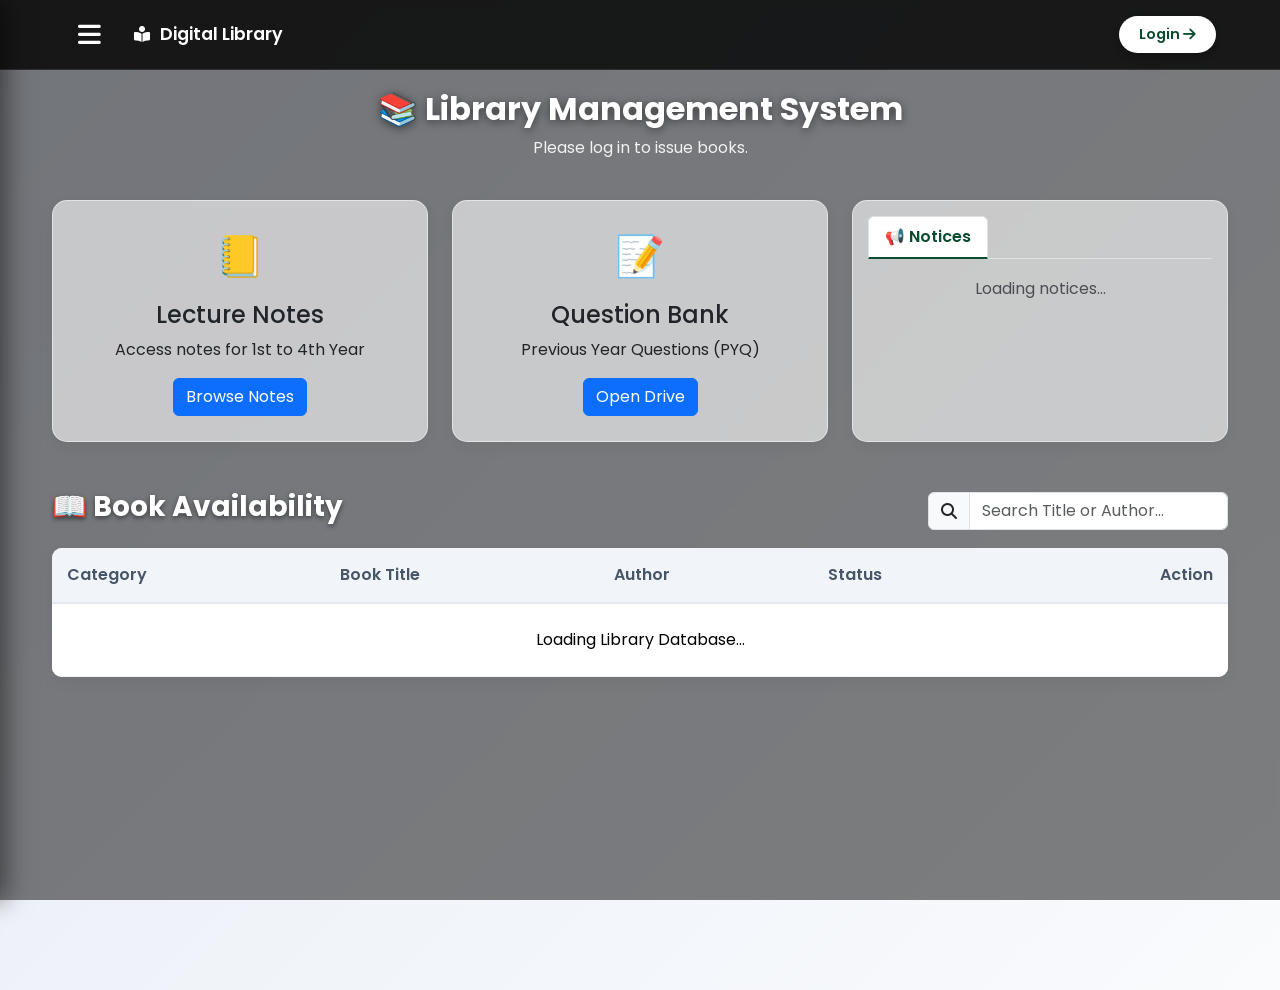
<file: library.html>
<!DOCTYPE html>
<html lang="en">
<head>
<meta charset="UTF-8">
<title>Digital Library | KKCEM</title>
<meta name="viewport" content="width=device-width, initial-scale=1">

<link href="https://fonts.googleapis.com/css2?family=Poppins:wght@300;400;500;600;700&display=swap" rel="stylesheet">
<link rel="stylesheet" href="https://cdnjs.cloudflare.com/ajax/libs/font-awesome/6.4.0/css/all.min.css"/>
<link href="https://cdn.jsdelivr.net/npm/bootstrap@5.3.2/dist/css/bootstrap.min.css" rel="stylesheet">
<link rel="stylesheet" href="css/main.css">
<link rel="stylesheet" href="css/navbar.css">

<style>
/* Library Specific Styles */
body { background: linear-gradient(135deg,#e6ebf5,#f9fbfd); }
.library-container { margin-top: 90px; padding-bottom: 60px; max-width: 1200px; }

/* Status Badges */
.badge-available { background-color: #e8f5e9; color: #2e7d32; border: 1px solid #c8e6c9; padding: 5px 10px; border-radius: 15px; font-size: 0.8rem; }
.badge-issued { background-color: #ffebee; color: #c62828; border: 1px solid #ffcdd2; padding: 5px 10px; border-radius: 15px; font-size: 0.8rem; }

/* Action Buttons */
.btn-issue { background-color: var(--primary-green); color: white; border: none; border-radius: 5px; padding: 5px 15px; font-size: 0.85rem; }
.btn-return { background-color: #fbc02d; color: #333; border: none; border-radius: 5px; padding: 5px 15px; font-size: 0.85rem; font-weight: 600; }
.btn-issue:hover { background-color: #063c23; color: white; }

/* Tabs for Notice Board */
.nav-tabs .nav-link { color: #555; font-weight: 600; }
.nav-tabs .nav-link.active { color: var(--primary-green); border-bottom: 2px solid var(--primary-green); }
.notice-scroll { max-height: 250px; overflow-y: auto; padding: 10px; }

/* Notice Card */
.lib-notice { background: white; border-left: 4px solid var(--accent-gold); padding: 10px; margin-bottom: 10px; border-radius: 5px; box-shadow: 0 2px 5px rgba(0,0,0,0.05); font-size: 0.9rem; }
.lib-log { background: #fff3e0; border-left: 4px solid #ef6c00; padding: 10px; margin-bottom: 10px; border-radius: 5px; font-size: 0.85rem; }

/* Card Styles */
.lib-card { background: rgba(255,255,255,0.6); backdrop-filter: blur(10px); border: 1px solid rgba(255,255,255,0.5); border-radius: 15px; text-align: center; padding: 25px; height: 100%; transition: 0.3s; box-shadow: 0 5px 15px rgba(0,0,0,0.05); }
.lib-card:hover { transform: translateY(-5px); box-shadow: 0 15px 30px rgba(0,0,0,0.1); }
.lib-icon { font-size: 2.5rem; margin-bottom: 15px; }

/* Table */
.book-table { background: white; border-radius: 10px; overflow: hidden; box-shadow: 0 5px 15px rgba(0,0,0,0.05); }
.book-table th { background: #f1f5f9; color: #475569; font-weight: 600; padding: 15px; border-bottom: 2px solid #e2e8f0; }
.book-table td { padding: 15px; vertical-align: middle; border-bottom: 1px solid #f1f5f9; }
</style>
</head>
<body>

    <video autoplay loop muted playsinline class="back-video"><source src="assets/images/background.mp4" type="video/mp4"></video>
    <div class="video_overlay"></div>

    <header class="top_header">
        <div class="header_left">
            <div class="menu_toggle_btn" onclick="toggleSidebar()"><i class="fa-solid fa-bars"></i></div>
            <div style="display: flex; align-items: center; gap: 10px;">
                <i class="fa-solid fa-book-reader" style="color:white;"></i>
                <div class="portal_title">Digital Library</div>
            </div>
        </div>
        <div class="header_right">
            <a href="login.html" class="nav_login_btn">Login <i class="fa-solid fa-arrow-right"></i></a>
        </div>
    </header>

    <div class="sidebar_overlay" id="sidebarOverlay" onclick="closeSidebar()"></div>
    <div class="sidebar" id="sidebar">
        <div class="sidebar_header"><h3>KKCEM Portal</h3><div class="menu_toggle_btn" onclick="closeSidebar()"><i class="fa-solid fa-times"></i></div></div>
        <ul class="menu_list">
            <li><a href="index.html"><i class="fa-solid fa-house"></i> Home</a></li>
            <li>
                <a href="#" onclick="toggleSubMenu('aboutSub')"><i class="fa-solid fa-landmark"></i> About <i class="fa-solid fa-chevron-down"></i></a>
                <ul class="sub_menu show" id="aboutSub">
                    <li><a href="pages/about/academics.html">Academics</a></li>
                    <li><a href="pages/about/admissions.html">Admissions</a></li>
                    <li><a href="pages/about/placements.html">Placements</a></li>
                    <li><a href="library.html" class="active" style="color:var(--accent-gold);">Library</a></li>
                </ul>
            </li>
            <li><a href="pages/announcements.html"><i class="fa-solid fa-bullhorn"></i> Announcements</a></li>
            <li><a href="pages/about/contact.html"><i class="fa-solid fa-phone"></i> Contact</a></li>
            <li><a href="https://jutranchi.ac.in/?page_id=1113" target="_blank"><i class="fa-solid fa-university"></i> JUT Notices</a></li>
            <li><a href="pages/scholarship.html"><i class="fa-solid fa-hand-holding-dollar"></i> Scholarships</a></li>
            <li><a href="#" onclick="openSettings()"><i class="fa-solid fa-gear"></i> Settings</a></li>
        </ul>
    </div>

    <div class="container library-container">
        
        <div class="row mb-4">
            <div class="col-12 text-center text-white">
                <h2 style="font-weight: 700; text-shadow: 0 2px 10px rgba(0,0,0,0.5);">📚 Library Management System</h2>
                <p id="welcomeMsg" style="opacity: 0.9;">Please log in to issue books.</p>
                <div id="adminControls" style="display:none;">
                    <button id="seedBtn" class="btn btn-sm btn-warning mt-2" onclick="seedDatabase()">⚠️ Initialize DB</button>
                    <button class="btn btn-sm btn-success mt-2" data-bs-toggle="modal" data-bs-target="#addBookModal"><i class="fa-solid fa-plus"></i> Add New Book</button>
                    <button class="btn btn-sm btn-info mt-2" data-bs-toggle="modal" data-bs-target="#noticeModal"><i class="fa-solid fa-bullhorn"></i> Post Notice</button>
                </div>
            </div>
        </div>

        <div class="row g-4 mb-5">
            <div class="col-md-4">
                <div class="lib-card">
                    <div class="lib-icon">📒</div>
                    <h4>Lecture Notes</h4>
                    <p>Access notes for 1st to 4th Year</p>
                    <button class="btn btn-primary" onclick="openNotesModal()">Browse Notes</button>
                </div>
            </div>

            <div class="col-md-4">
                <div class="lib-card">
                    <div class="lib-icon">📝</div>
                    <h4>Question Bank</h4>
                    <p>Previous Year Questions (PYQ)</p>
                    <a href="https://drive.google.com/drive/folders/1NbHjEUgSQPXuiQzWvv4GOBK3ZcRWD_Iy" target="_blank" class="btn btn-primary">Open Drive</a>
                </div>
            </div>

            <div class="col-md-4">
                <div class="lib-card" style="text-align: left; padding: 15px;">
                    <ul class="nav nav-tabs" id="libTabs" role="tablist">
                        <li class="nav-item" role="presentation">
                            <button class="nav-link active" id="notice-tab" data-bs-toggle="tab" data-bs-target="#notices" type="button">📢 Notices</button>
                        </li>
                        <li class="nav-item" role="presentation">
                            <button class="nav-link" id="log-tab" data-bs-toggle="tab" data-bs-target="#logs" type="button" style="display:none;">📜 Logs</button>
                        </li>
                    </ul>
                    
                    <div class="tab-content mt-2">
                        <div class="tab-pane fade show active notice-scroll" id="notices">
                            <p class="text-muted text-center">Loading notices...</p>
                        </div>
                        <div class="tab-pane fade notice-scroll" id="logs">
                            <p class="text-muted text-center">Access Restricted.</p>
                        </div>
                    </div>
                </div>
            </div>
        </div>

        <div class="row">
            <div class="col-12">
                <div class="d-flex justify-content-between align-items-center mb-3">
                    <h3 class="text-white fw-bold" style="text-shadow: 0 2px 5px rgba(0,0,0,0.5);">📖 Book Availability</h3>
                    <div class="input-group" style="width: 300px;">
                        <span class="input-group-text"><i class="fa-solid fa-search"></i></span>
                        <input type="text" id="bookSearch" class="form-control" placeholder="Search Title or Author..." onkeyup="filterBooks()">
                    </div>
                </div>

                <div class="book-table">
                    <table class="table mb-0">
                        <thead>
                            <tr>
                                <th>Category</th>
                                <th>Book Title</th>
                                <th>Author</th>
                                <th>Status</th>
                                <th class="text-end">Action</th>
                            </tr>
                        </thead>
                        <tbody id="bookTableBody">
                            <tr><td colspan="5" class="text-center p-4">Loading Library Database...</td></tr>
                        </tbody>
                    </table>
                </div>
            </div>
        </div>
    </div>

    <div class="modal fade" id="notesModal" tabindex="-1">
        <div class="modal-dialog modal-dialog-centered">
            <div class="modal-content">
                <div class="modal-header"><h5 class="modal-title">Select Academic Year</h5><button type="button" class="btn-close" data-bs-dismiss="modal"></button></div>
                <div class="modal-body d-grid gap-3 p-4">
                    <a href="https://drive.google.com/drive/folders/1NXcgAfivADQTrZ8RJBoqLsChl3k-wLEE" target="_blank" class="btn btn-outline-primary btn-lg text-start">1st Year Notes</a>
                    <a href="https://drive.google.com/drive/folders/1b523Wrn0aw-0C38Rhx246tKAwZUL0jbX" target="_blank" class="btn btn-outline-primary btn-lg text-start">2nd Year Notes</a>
                    <a href="https://drive.google.com/drive/folders/1N_Mo1AoK5q6C0T8lZgEdKYdDGU-pD10R" target="_blank" class="btn btn-outline-primary btn-lg text-start">3rd Year Notes</a>
                    <a href="https://drive.google.com/drive/folders/1N_eI7Udp8D_3m37XSbvkrhkV_79_AePp" target="_blank" class="btn btn-outline-primary btn-lg text-start">4th Year Notes</a>
                </div>
            </div>
        </div>
    </div>

    <div class="modal fade" id="addBookModal" tabindex="-1">
        <div class="modal-dialog">
            <div class="modal-content">
                <div class="modal-header"><h5 class="modal-title">Add New Book</h5><button type="button" class="btn-close" data-bs-dismiss="modal"></button></div>
                <div class="modal-body">
                    <form id="addBookForm">
                        <div class="mb-3">
                            <label>Book Title</label>
                            <input type="text" id="newBookTitle" class="form-control" required>
                        </div>
                        <div class="mb-3">
                            <label>Author Name</label>
                            <input type="text" id="newBookAuthor" class="form-control" required>
                        </div>
                        <div class="mb-3">
                            <label>Category</label>
                            <select id="newBookCat" class="form-select">
                                <option value="CSE">CSE</option>
                                <option value="EE">EE</option>
                                <option value="ME">ME</option>
                                <option value="CE">CE</option>
                                <option value="Common">Common</option>
                            </select>
                        </div>
                        <button type="submit" class="btn btn-success w-100">Add to Library</button>
                    </form>
                </div>
            </div>
        </div>
    </div>

    <div class="modal fade" id="noticeModal" tabindex="-1">
        <div class="modal-dialog">
            <div class="modal-content">
                <div class="modal-header"><h5 class="modal-title">Post Library Notice</h5><button type="button" class="btn-close" data-bs-dismiss="modal"></button></div>
                <div class="modal-body">
                    <form id="addNoticeForm">
                        <div class="mb-3">
                            <label>Notice Message</label>
                            <textarea id="newNoticeText" class="form-control" rows="3" required placeholder="e.g. Library closed tomorrow"></textarea>
                        </div>
                        <button type="submit" class="btn btn-primary w-100">Post Public Notice</button>
                    </form>
                </div>
            </div>
        </div>
    </div>

    <script src="https://cdn.jsdelivr.net/npm/bootstrap@5.3.2/dist/js/bootstrap.bundle.min.js"></script>
    <script src="js/navbar.js"></script>
    <script type="module" src="js/library.js"></script>

</body>
</html>
</file>
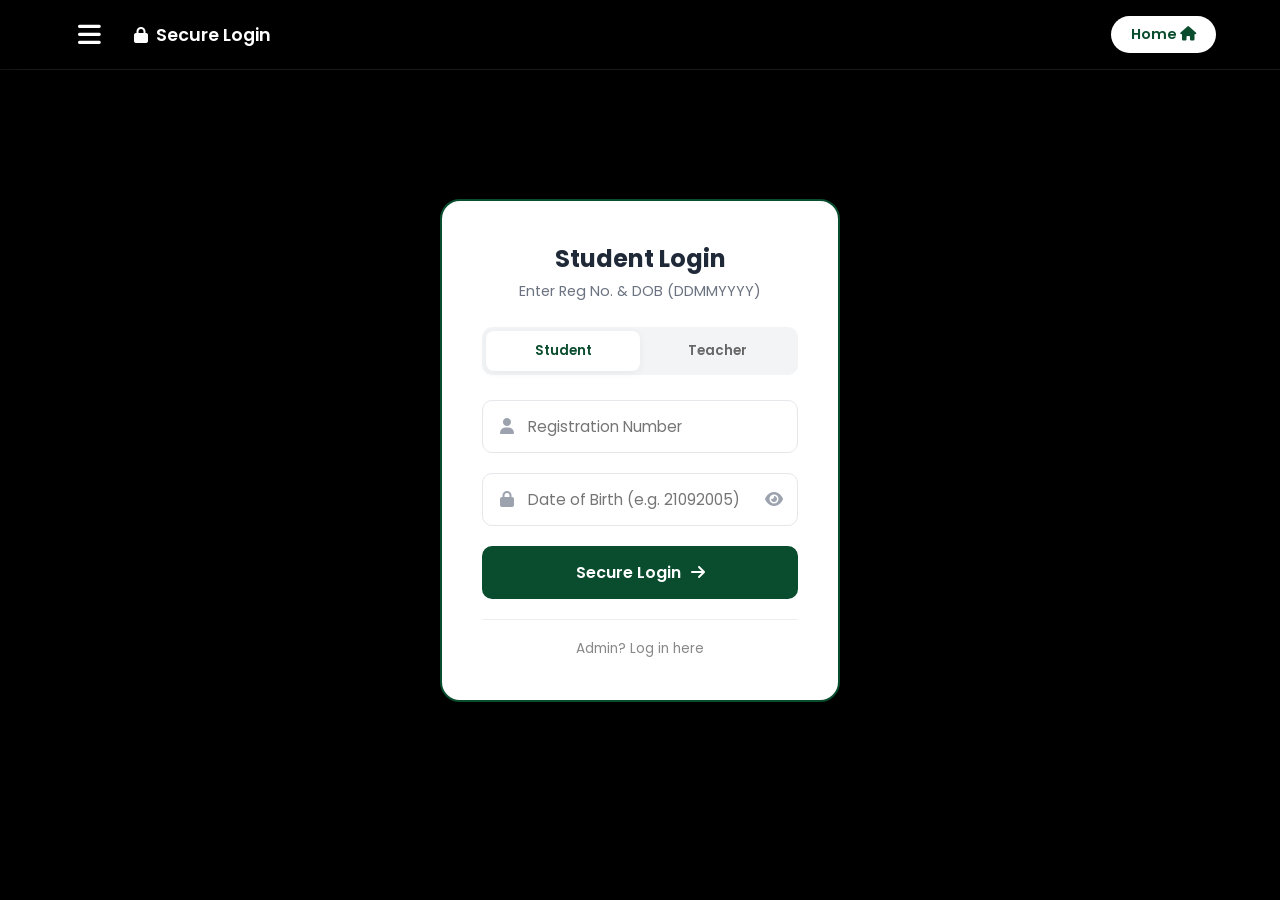
<file: login.html>
<!DOCTYPE html>
<html lang="en">
<head>
    <meta charset="UTF-8">
    <meta name="viewport" content="width=device-width, initial-scale=1.0">
    <title>Login | KKCEM Portal !</title>
    
    <link href="https://fonts.googleapis.com/css2?family=Poppins:wght@300;400;500;600;700&display=swap" rel="stylesheet">
    <link rel="stylesheet" href="https://cdnjs.cloudflare.com/ajax/libs/font-awesome/6.4.0/css/all.min.css"/>

    <link rel="stylesheet" href="css/main.css">
    <link rel="stylesheet" href="css/navbar.css">
    <link rel="stylesheet" href="css/login.css">
</head>
<body>

    <video autoplay loop muted playsinline class="back-video">
        <source src="assets/images/background.mp4" type="video/mp4">
    </video>
    <div class="video_overlay"></div>

    <header class="top_header">
        <div class="header_left">
            <div class="menu_toggle_btn" onclick="toggleSidebar()">
                <i class="fa-solid fa-bars"></i>
            </div>
            <div style="display: flex; align-items: center; gap: 8px;">
                <i class="fa-solid fa-lock" style="color: white;"></i>
                <div class="portal_title">Secure Login</div>
            </div>
        </div>
        <div class="header_right">
            <a href="index.html" class="nav_login_btn">
                Home <i class="fa-solid fa-house"></i>
            </a>
        </div>
    </header>

    <div class="sidebar_overlay" id="sidebarOverlay" onclick="closeSidebar()"></div>
    <div class="sidebar" id="sidebar">
        <div class="sidebar_header">
            <h3>KKCEM Portal</h3>
            <div class="menu_toggle_btn" onclick="closeSidebar()">
                <i class="fa-solid fa-times"></i>
            </div>
        </div>
        <ul class="menu_list">
            <li><a href="index.html"><i class="fa-solid fa-house"></i> Home</a></li>
            
            <li>
                <a href="#" onclick="toggleSubMenu('aboutSub')"><i class="fa-solid fa-landmark"></i> About <i class="fa-solid fa-chevron-down"></i></a>
                <ul class="sub_menu" id="aboutSub">
                    <li><a href="pages/about/academics.html">Academics</a></li>
                    <li><a href="pages/about/admissions.html">Admissions</a></li>
                    <li><a href="pages/about/placements.html">Placements</a></li>
                </ul>
            </li>

            <li><a href="pages/announcements.html"><i class="fa-solid fa-bullhorn"></i> Announcements</a></li>
            <li><a href="pages/about/contact.html"><i class="fa-solid fa-phone"></i> Contact</a></li>
            <li><a href="https://jutranchi.ac.in/?page_id=1113" target="_blank"><i class="fa-solid fa-university"></i> JUT Notices</a></li>
            <li><a href="pages/scholarship.html"><i class="fa-solid fa-hand-holding-dollar"></i> Scholarships</a></li>
            
            <li><a href="#" onclick="openSettings()"><i class="fa-solid fa-gear"></i> Settings</a></li>
        </ul>
    </div>

    <div class="login_card">
        
        <div class="login_header">
            <h2 id="loginTitle">Student Login</h2>
            <p id="loginSubText">Enter Reg No. & DOB (DDMMYYYY)</p>
        </div>

        <div class="login_tabs" id="standardTabs">
            <button class="tab_btn active" id="tabStudent" onclick="switchTab('student')">Student</button>
            <button class="tab_btn" id="tabTeacher" onclick="switchTab('teacher')">Teacher</button>
        </div>

        <form id="loginForm">
            <div class="form_group">
                <i class="fa-solid fa-user"></i>
                <input type="text" id="usernameInput" placeholder="Registration Number" required>
            </div>
            
            <div class="form_group">
                <i class="fa-solid fa-lock"></i>
                <input type="password" id="passwordInput" placeholder="Date of Birth (e.g. 21092005)" required>
                <i class="fa-solid fa-eye" id="togglePassword" title="Show/Hide Password"></i>
            </div>

            <button type="submit" class="submit_btn">
                Secure Login <i class="fa-solid fa-arrow-right"></i>
            </button>
        </form>

        <div class="admin_link_wrapper">
            <a href="#" id="adminToggleBtn" class="admin_link_text">Admin? Log in here</a>
        </div>

    </div>

    <script src="js/navbar.js"></script>
    <script src="js/login.js"></script>

</body>
</html>
</file>
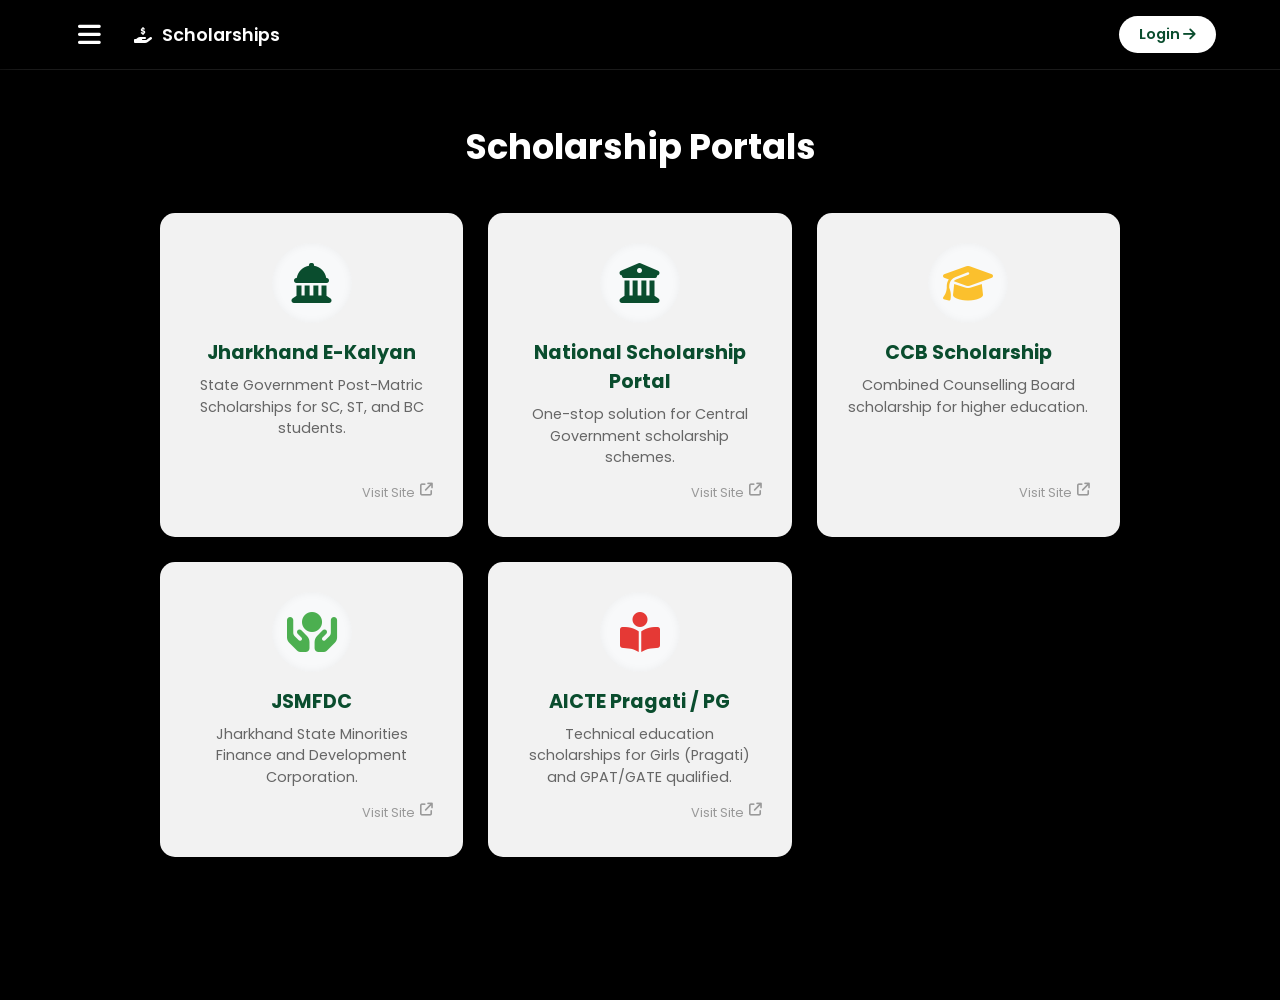
<file: pages/scholarship.html>
<!DOCTYPE html>
<html lang="en">
<head>
    <meta charset="UTF-8">
    <meta name="viewport" content="width=device-width, initial-scale=1.0">
    <title>Scholarships | KKCEM</title>
    
    <link href="https://fonts.googleapis.com/css2?family=Poppins:wght@300;400;500;600;700&display=swap" rel="stylesheet">
    <link rel="stylesheet" href="https://cdnjs.cloudflare.com/ajax/libs/font-awesome/6.4.0/css/all.min.css"/>
    
    <link rel="stylesheet" href="../css/main.css">
    <link rel="stylesheet" href="../css/navbar.css">
    
    <style>
        .page_content { max-width: 1000px; margin: 100px auto; padding: 20px; }
        
        .page_title {
            color: white;
            text-align: center;
            font-size: 2.2rem;
            margin-bottom: 40px;
            text-shadow: 0 4px 10px rgba(0,0,0,0.5);
            font-weight: 700;
        }

        .grid_container { 
            display: grid; 
            grid-template-columns: repeat(auto-fit, minmax(280px, 1fr)); 
            gap: 25px; 
        }

        .scholar_card { 
            background: rgba(255, 255, 255, 0.95); 
            padding: 30px; 
            border-radius: 15px; 
            text-align: center; 
            box-shadow: 0 10px 25px rgba(0,0,0,0.1); 
            transition: 0.3s; 
            text-decoration: none; 
            color: #333; 
            display: flex;
            flex-direction: column;
            align-items: center;
            backdrop-filter: blur(5px);
            animation: fadeInUp 0.5s ease forwards;
            border-bottom: 5px solid transparent;
        }
        
        .scholar_card:hover { 
            transform: translateY(-8px); 
            box-shadow: 0 15px 35px rgba(0,0,0,0.2); 
            border-bottom-color: var(--primary-green);
        }

        .icon_box {
            width: 80px; 
            height: 80px; 
            background: #f8f9fa;
            border-radius: 50%;
            display: flex;
            align-items: center;
            justify-content: center;
            margin-bottom: 15px;
            font-size: 2.5rem;
            color: var(--primary-green);
            box-shadow: inset 0 0 10px rgba(0,0,0,0.05);
        }

        .scholar_card h3 { 
            color: var(--primary-green); 
            font-size: 1.2rem; 
            margin-bottom: 8px; 
        }
        
        .scholar_card p { 
            font-size: 0.9rem; 
            color: #666; 
            line-height: 1.5; 
        }

        .external_icon {
            margin-top: auto;
            padding-top: 15px;
            font-size: 0.8rem;
            color: #999;
            width: 100%;
            display: flex;
            justify-content: flex-end;
            gap: 5px;
        }
    </style>
</head>
<body>

    <video autoplay loop muted playsinline class="back-video">
        <source src="../assets/images/background.mp4" type="video/mp4">
    </video>
    <div class="video_overlay"></div>

    <header class="top_header">
        <div class="header_left">
            <div class="menu_toggle_btn" onclick="toggleSidebar()">
                <i class="fa-solid fa-bars"></i>
            </div>
            <div style="display: flex; align-items: center; gap: 10px;">
                <i class="fa-solid fa-hand-holding-dollar" style="color:white;"></i>
                <div class="portal_title">Scholarships</div>
            </div>
        </div>
        <div class="header_right">
            <a href="../login.html" class="nav_login_btn">
                Login <i class="fa-solid fa-arrow-right"></i>
            </a>
        </div>
    </header>

    <div class="sidebar_overlay" id="sidebarOverlay" onclick="closeSidebar()"></div>
    <div class="sidebar" id="sidebar">
        <div class="sidebar_header">
            <h3>KKCEM Portal</h3>
            <div class="menu_toggle_btn" onclick="closeSidebar()">
                <i class="fa-solid fa-times"></i>
            </div>
        </div>
        <ul class="menu_list">
            <li><a href="../index.html"><i class="fa-solid fa-house"></i> Home</a></li>
            
            <li>
                <a href="#" onclick="toggleSubMenu('aboutSub')"><i class="fa-solid fa-landmark"></i> About <i class="fa-solid fa-chevron-down"></i></a>
                <ul class="sub_menu" id="aboutSub">
                    <li><a href="about/academics.html">Academics</a></li>
                    <li><a href="about/admissions.html">Admissions</a></li>
                    <li><a href="about/placements.html">Placements</a></li>

<li><a href="../library.html">Library</a></li> 


                </ul>
            </li>

            <li><a href="announcements.html"><i class="fa-solid fa-bullhorn"></i> Announcements</a></li>
            <li><a href="about/contact.html"><i class="fa-solid fa-phone"></i> Contact</a></li>
            <li><a href="https://jutranchi.ac.in/?page_id=1113" target="_blank"><i class="fa-solid fa-university"></i> JUT Notices</a></li>
            <li><a href="scholarship.html" class="active"><i class="fa-solid fa-hand-holding-dollar"></i> Scholarships</a></li>
            
            <li><a href="#" onclick="openSettings()"><i class="fa-solid fa-gear"></i> Settings</a></li>
        </ul>
    </div>

    <div class="page_content">
        <h1 class="page_title">Scholarship Portals</h1>
        
        <div class="grid_container">
            
            <a href="https://ekalyan.cgg.gov.in/" target="_blank" class="scholar_card">
                <div class="icon_box"><i class="fa-solid fa-landmark-dome"></i></div>
                <h3>Jharkhand E-Kalyan</h3>
                <p>State Government Post-Matric Scholarships for SC, ST, and BC students.</p>
                <div class="external_icon">Visit Site <i class="fa-solid fa-arrow-up-right-from-square"></i></div>
            </a>

            <a href="https://scholarships.gov.in/" target="_blank" class="scholar_card">
                <div class="icon_box"><i class="fa-solid fa-building-columns"></i></div>
                <h3>National Scholarship Portal</h3>
                <p>One-stop solution for Central Government scholarship schemes.</p>
                <div class="external_icon">Visit Site <i class="fa-solid fa-arrow-up-right-from-square"></i></div>
            </a>

            <a href="http://www.ccbnic.in/" target="_blank" class="scholar_card">
                <div class="icon_box" style="color: #fbc02d;"><i class="fa-solid fa-graduation-cap"></i></div>
                <h3>CCB Scholarship</h3>
                <p>Combined Counselling Board scholarship for higher education.</p>
                <div class="external_icon">Visit Site <i class="fa-solid fa-arrow-up-right-from-square"></i></div>
            </a>

            <a href="http://jsmfdc.org/" target="_blank" class="scholar_card">
                <div class="icon_box" style="color: #4caf50;"><i class="fa-solid fa-hands-holding-circle"></i></div>
                <h3>JSMFDC</h3>
                <p>Jharkhand State Minorities Finance and Development Corporation.</p>
                <div class="external_icon">Visit Site <i class="fa-solid fa-arrow-up-right-from-square"></i></div>
            </a>

            <a href="https://www.aicte-india.org/schemes/students-development-schemes" target="_blank" class="scholar_card">
                <div class="icon_box" style="color: #e53935;"><i class="fa-solid fa-book-open-reader"></i></div>
                <h3>AICTE Pragati / PG</h3>
                <p>Technical education scholarships for Girls (Pragati) and GPAT/GATE qualified.</p>
                <div class="external_icon">Visit Site <i class="fa-solid fa-arrow-up-right-from-square"></i></div>
            </a>

        </div>
    </div>

    <script src="../js/navbar.js"></script>
    <script>
        function openSettings() {
            const isLoggedIn = sessionStorage.getItem("isLoggedIn");
            const modal = document.createElement('div');
            modal.style.cssText = "position:fixed; bottom:0; left:0; width:100%; background:white; padding:30px; border-radius:20px 20px 0 0; box-shadow:0 -5px 20px rgba(0,0,0,0.3); z-index:5000; animation: fadeInUp 0.3s forwards;";
            
            let content = `<h3>Settings</h3><hr style='margin:10px 0; border:0; border-top:1px solid #eee;'>`;
            content += `<div style='padding:10px 0; display:flex; justify-content:space-between;'><span>App Version</span><span style='color:#aaa;'>v1.0.0</span></div>`;
            content += `<div style='padding:10px 0; display:flex; justify-content:space-between;'><span>Dark Mode</span><span style='color:#aaa;'>Coming Soon</span></div>`;
            
            if(isLoggedIn) {
                content += `<button onclick="sessionStorage.clear(); window.location.href='../index.html';" style='width:100%; padding:15px; background:#ffebee; color:#d32f2f; border:none; border-radius:10px; margin-top:15px; font-weight:bold;'><i class="fa-solid fa-power-off"></i> Logout</button>`;
            }
            
            content += `<button onclick="this.parentElement.remove()" style='margin-top:10px; width:100%; padding:10px; border:none; background:#f5f5f5; border-radius:10px;'>Close</button>`;
            
            modal.innerHTML = content;
            document.body.appendChild(modal);
        }
    </script>
</body>
</html>
</file>
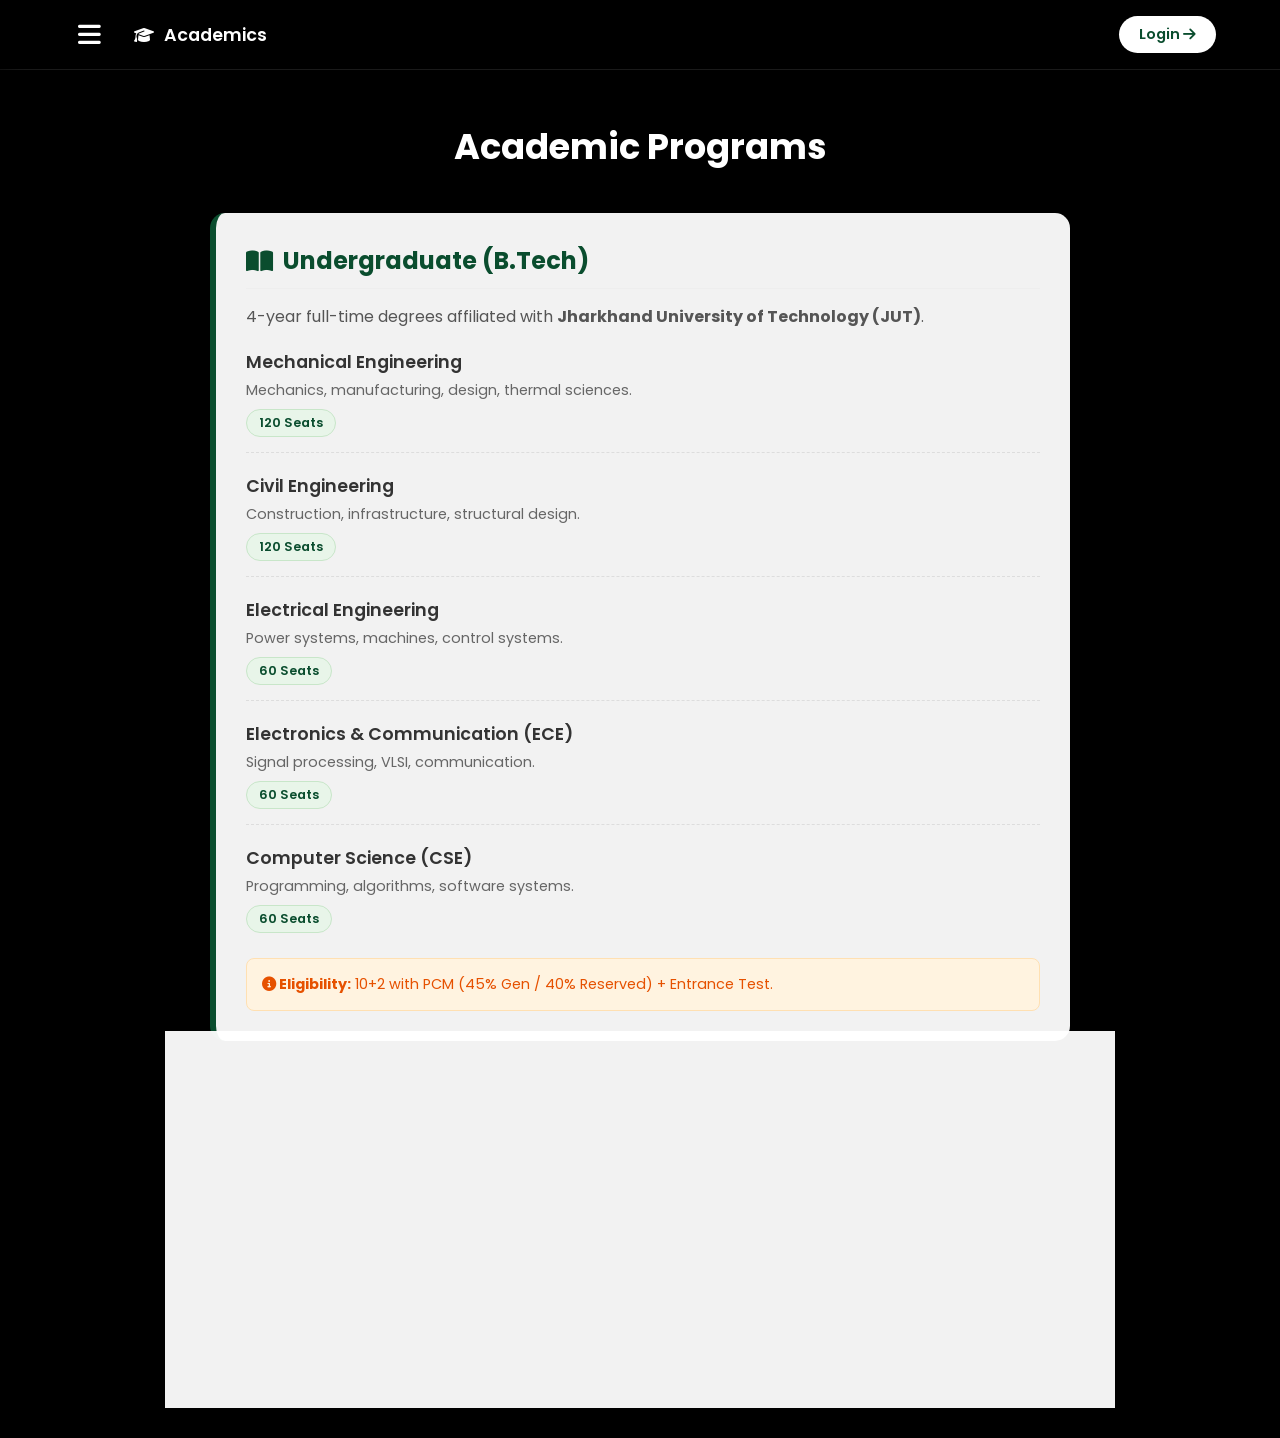
<file: pages/about/academics.html>
<!DOCTYPE html>
<html lang="en">
<head>
    <meta charset="UTF-8">
    <meta name="viewport" content="width=device-width, initial-scale=1.0">
    <title>Academics | KKCEM</title>
    <link href="https://fonts.googleapis.com/css2?family=Poppins:wght@300;400;500;600;700&display=swap" rel="stylesheet">
    <link rel="stylesheet" href="https://cdnjs.cloudflare.com/ajax/libs/font-awesome/6.4.0/css/all.min.css"/>
    <link rel="stylesheet" href="../../css/main.css">
    <link rel="stylesheet" href="../../css/navbar.css">
    <style>
        .page_content { max-width: 900px; margin: 100px auto 40px auto; padding: 20px; }
        .page_title { color: white; text-align: center; font-size: 2.2rem; margin-bottom: 40px; text-shadow: 0 4px 10px rgba(0,0,0,0.5); font-weight: 700; }
        .dept_card { background: rgba(255, 255, 255, 0.95); padding: 30px; border-radius: 15px; margin-bottom: 25px; box-shadow: 0 10px 30px rgba(0,0,0,0.2); border-left: 6px solid var(--primary-green); backdrop-filter: blur(5px); animation: fadeInUp 0.5s ease forwards; }
        .dept_card h2 { color: var(--primary-green); font-size: 1.5rem; margin-bottom: 15px; display: flex; align-items: center; gap: 10px; border-bottom: 1px solid #eee; padding-bottom: 10px; }
        .dept_list { list-style: none; padding: 0; }
        .dept_list li { margin-bottom: 20px; padding-bottom: 15px; border-bottom: 1px dashed #ddd; }
        .dept_list li:last-child { border-bottom: none; margin-bottom: 0; }
        .dept_name { font-size: 1.1rem; font-weight: 600; color: #333; display: block; margin-bottom: 5px; }
        .dept_desc { font-size: 0.9rem; color: #666; margin-bottom: 8px; display: block; }
        .seats_badge { background: #e8f5e9; color: var(--primary-green); padding: 4px 12px; border-radius: 20px; font-weight: 600; font-size: 0.8rem; display: inline-block; border: 1px solid #c8e6c9; }
        .eligibility_box { background: #fff3e0; padding: 15px; border-radius: 8px; font-size: 0.9rem; color: #e65100; border: 1px solid #ffe0b2; margin-top: 10px; }
    </style>
</head>
<body>
    <video autoplay loop muted playsinline class="back-video"><source src="../../assets/images/background.mp4" type="video/mp4"></video>
    <div class="video_overlay"></div>

    <header class="top_header">
        <div class="header_left">
            <div class="menu_toggle_btn" onclick="toggleSidebar()"><i class="fa-solid fa-bars"></i></div>
            <div style="display: flex; align-items: center; gap: 10px;"><i class="fa-solid fa-graduation-cap" style="color:white;"></i><div class="portal_title">Academics</div></div>
        </div>
        <div class="header_right"><a href="../../login.html" class="nav_login_btn">Login <i class="fa-solid fa-arrow-right"></i></a></div>
    </header>

    <div class="sidebar_overlay" id="sidebarOverlay" onclick="closeSidebar()"></div>
    <div class="sidebar" id="sidebar">
        <div class="sidebar_header"><h3>KKCEM Portal</h3><div class="menu_toggle_btn" onclick="closeSidebar()"><i class="fa-solid fa-times"></i></div></div>
        <ul class="menu_list">
            <li><a href="../../index.html"><i class="fa-solid fa-house"></i> Home</a></li>
            <li><a href="#" onclick="toggleSubMenu('aboutSub')"><i class="fa-solid fa-landmark"></i> About <i class="fa-solid fa-chevron-down"></i></a>
                <ul class="sub_menu show" id="aboutSub">
                    <li><a href="academics.html" class="active" style="color:var(--accent-gold);">Academics</a></li>
                    <li><a href="admissions.html">Admissions</a></li>
                    <li><a href="placements.html">Placements</a></li>


<li><a href="../../library.html">Library</a></li> 

                </ul>
            </li>
            <li><a href="../../pages/announcements.html"><i class="fa-solid fa-bullhorn"></i> Announcements</a></li>
            <li><a href="contact.html"><i class="fa-solid fa-phone"></i> Contact</a></li>
            <li><a href="https://jutranchi.ac.in/?page_id=1113" target="_blank"><i class="fa-solid fa-university"></i> JUT Notices</a></li>
            <li><a href="../../pages/scholarship.html"><i class="fa-solid fa-hand-holding-dollar"></i> Scholarships</a></li>
            <li><a href="#" onclick="openSettings()"><i class="fa-solid fa-gear"></i> Settings</a></li>
        </ul>
    </div>

    <div class="page_content">
        <h1 class="page_title">Academic Programs</h1>
        <div class="dept_card">
            <h2><i class="fa-solid fa-book-open"></i> Undergraduate (B.Tech)</h2>
            <p style="margin-bottom: 20px; color: #555;">4-year full-time degrees affiliated with <strong>Jharkhand University of Technology (JUT)</strong>.</p>
            <ul class="dept_list">
                <li><span class="dept_name">Mechanical Engineering</span><span class="dept_desc">Mechanics, manufacturing, design, thermal sciences.</span><span class="seats_badge">120 Seats</span></li>
                <li><span class="dept_name">Civil Engineering</span><span class="dept_desc">Construction, infrastructure, structural design.</span><span class="seats_badge">120 Seats</span></li>
                <li><span class="dept_name">Electrical Engineering</span><span class="dept_desc">Power systems, machines, control systems.</span><span class="seats_badge">60 Seats</span></li>
                <li><span class="dept_name">Electronics & Communication (ECE)</span><span class="dept_desc">Signal processing, VLSI, communication.</span><span class="seats_badge">60 Seats</span></li>
                <li><span class="dept_name">Computer Science (CSE)</span><span class="dept_desc">Programming, algorithms, software systems.</span><span class="seats_badge">60 Seats</span></li>
            </ul>
            <div class="eligibility_box"><strong><i class="fa-solid fa-circle-info"></i> Eligibility:</strong> 10+2 with PCM (45% Gen / 40% Reserved) + Entrance Test.</div>
        </div>
        <div class="dept_card" style="border-left-color: var(--accent-gold);">
            <h2><i class="fa-solid fa-certificate"></i> Diploma (Polytechnic)</h2>
            <ul class="dept_list">
                <li><span class="dept_name">Diploma in Mechanical Engineering</span><span class="dept_desc">3-year vocational program (2nd Shift).</span><span class="seats_badge" style="background: #fff8e1; color: #f57f17; border-color: #ffe082;">3 Years</span></li>
            </ul>
            <div class="eligibility_box" style="color: #f57f17; background: #fff8e1; border-color: #ffe082;"><strong><i class="fa-solid fa-circle-info"></i> Eligibility:</strong> SSC pass with relevant vocational/ITI qualifications.</div>
        </div>
    </div>

    <script src="../../js/navbar.js"></script>
    <script>
        function openSettings() {
            const isLoggedIn = sessionStorage.getItem("isLoggedIn");
            const modal = document.createElement('div');
            modal.style.cssText = "position:fixed; bottom:0; left:0; width:100%; background:white; padding:30px; border-radius:20px 20px 0 0; box-shadow:0 -5px 20px rgba(0,0,0,0.3); z-index:5000; animation: fadeInUp 0.3s forwards;";
            let content = `<h3>Settings</h3><hr style='margin:10px 0; border:0; border-top:1px solid #eee;'><div style='padding:10px 0; display:flex; justify-content:space-between;'><span>Dark Mode</span><span style='color:#aaa;'>Coming Soon</span></div>`;
            if(isLoggedIn) content += `<button onclick="sessionStorage.clear(); window.location.href='../../index.html';" style='width:100%; padding:15px; background:#ffebee; color:#d32f2f; border:none; border-radius:10px; margin-top:15px; font-weight:bold;'>Logout</button>`;
            content += `<button onclick="this.parentElement.remove()" style='margin-top:10px; width:100%; padding:10px; border:none; background:#f5f5f5; border-radius:10px;'>Close</button>`;
            modal.innerHTML = content;
            document.body.appendChild(modal);
        }
    </script>
</body>
</html>
</file>
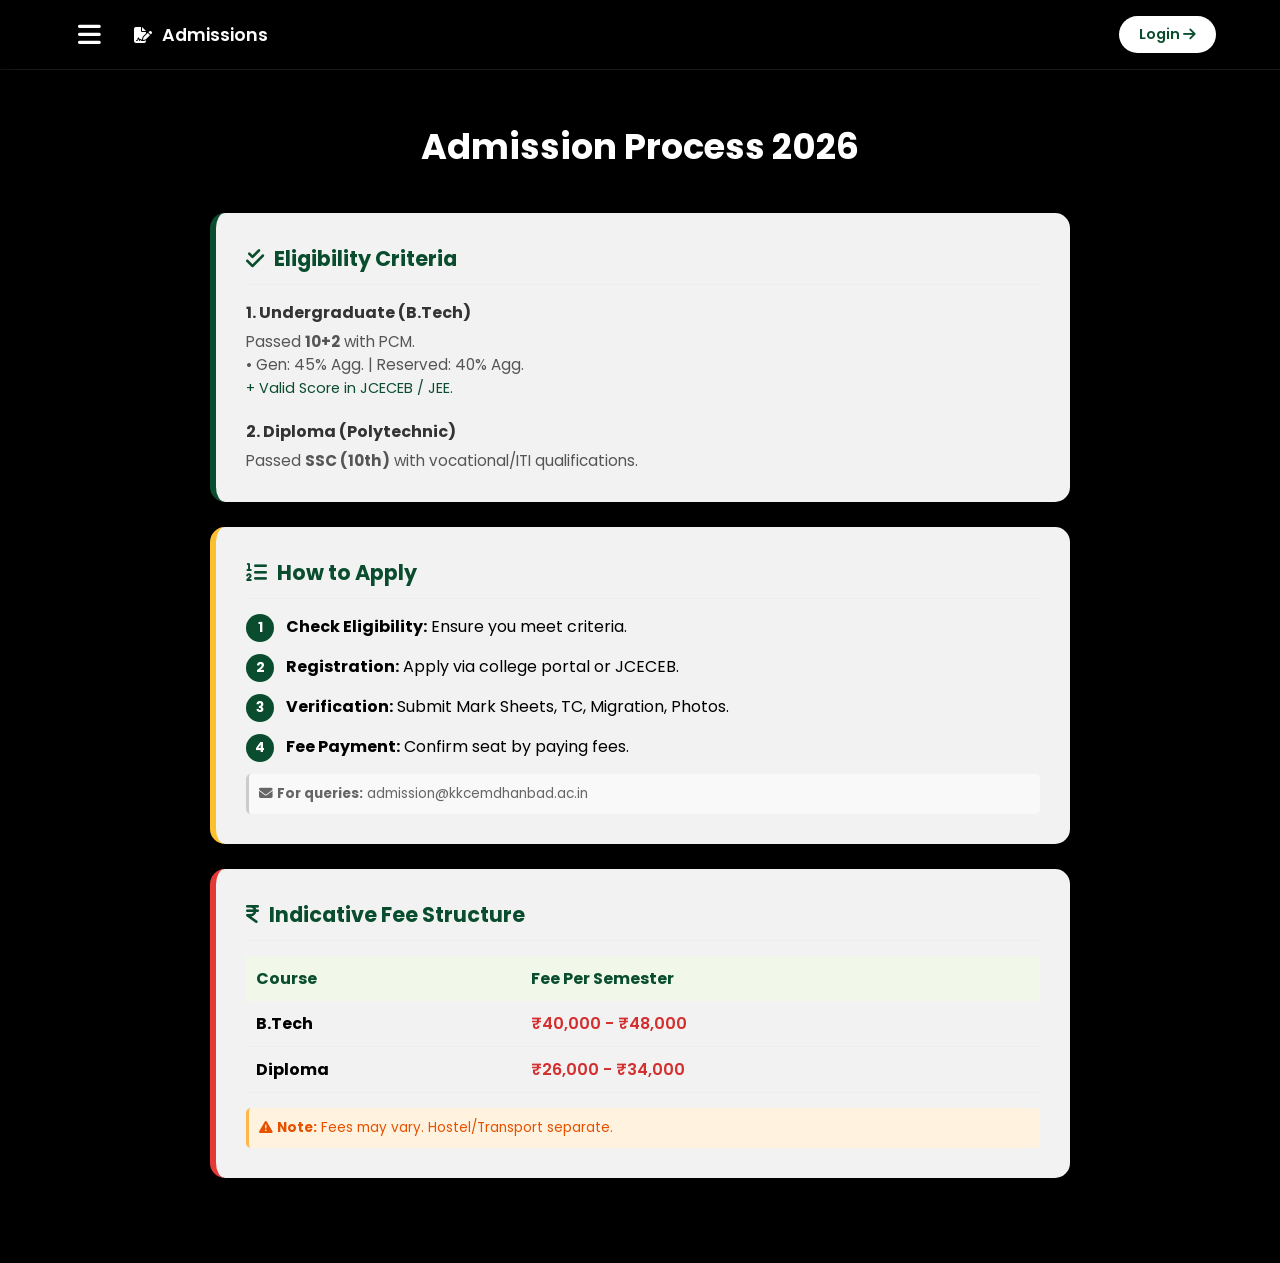
<file: pages/about/admissions.html>
<!DOCTYPE html>
<html lang="en">
<head>
    <meta charset="UTF-8">
    <meta name="viewport" content="width=device-width, initial-scale=1.0">
    <title>Admissions | KKCEM</title>
    <link href="https://fonts.googleapis.com/css2?family=Poppins:wght@300;400;500;600;700&display=swap" rel="stylesheet">
    <link rel="stylesheet" href="https://cdnjs.cloudflare.com/ajax/libs/font-awesome/6.4.0/css/all.min.css"/>
    <link rel="stylesheet" href="../../css/main.css">
    <link rel="stylesheet" href="../../css/navbar.css">
    <style>
        .page_content { max-width: 900px; margin: 100px auto 40px auto; padding: 20px; }
        .page_title { color: white; text-align: center; font-size: 2.2rem; margin-bottom: 40px; text-shadow: 0 4px 10px rgba(0,0,0,0.5); font-weight: 700; }
        .info_card { background: rgba(255, 255, 255, 0.95); padding: 30px; border-radius: 15px; margin-bottom: 25px; box-shadow: 0 10px 30px rgba(0,0,0,0.2); border-left: 6px solid var(--primary-green); backdrop-filter: blur(5px); animation: fadeInUp 0.5s ease forwards; }
        .info_card h3 { color: var(--primary-green); font-size: 1.3rem; margin-bottom: 15px; border-bottom: 1px solid #eee; padding-bottom: 10px; display: flex; align-items: center; gap: 10px; }
        .step_list { padding-left: 0; list-style: none; counter-reset: step-counter; }
        .step_list li { position: relative; margin-bottom: 15px; padding-left: 40px; }
        .step_list li::before { counter-increment: step-counter; content: counter(step-counter); position: absolute; left: 0; top: 0; background: var(--primary-green); color: white; width: 28px; height: 28px; border-radius: 50%; text-align: center; line-height: 28px; font-size: 0.85rem; font-weight: bold; }
        .fee_table { width: 100%; border-collapse: collapse; margin-top: 10px; }
        .fee_table th { text-align: left; background: #f1f8e9; padding: 10px; color: var(--primary-green); }
        .fee_table td { padding: 10px; border-bottom: 1px solid #eee; }
        .fee_highlight { color: #d32f2f; font-weight: 600; }
        .note_box { font-size: 0.85rem; color: #666; background: #f9f9f9; padding: 10px; border-radius: 5px; margin-top: 15px; border-left: 3px solid #ccc; }
    </style>
</head>
<body>
    <video autoplay loop muted playsinline class="back-video"><source src="../../assets/images/background.mp4" type="video/mp4"></video>
    <div class="video_overlay"></div>

    <header class="top_header">
        <div class="header_left">
            <div class="menu_toggle_btn" onclick="toggleSidebar()"><i class="fa-solid fa-bars"></i></div>
            <div style="display: flex; align-items: center; gap: 10px;"><i class="fa-solid fa-file-signature" style="color:white;"></i><div class="portal_title">Admissions</div></div>
        </div>
        <div class="header_right"><a href="../../login.html" class="nav_login_btn">Login <i class="fa-solid fa-arrow-right"></i></a></div>
    </header>

    <div class="sidebar_overlay" id="sidebarOverlay" onclick="closeSidebar()"></div>
    <div class="sidebar" id="sidebar">
        <div class="sidebar_header"><h3>KKCEM Portal</h3><div class="menu_toggle_btn" onclick="closeSidebar()"><i class="fa-solid fa-times"></i></div></div>
        <ul class="menu_list">
            <li><a href="../../index.html"><i class="fa-solid fa-house"></i> Home</a></li>
            <li><a href="#" onclick="toggleSubMenu('aboutSub')"><i class="fa-solid fa-landmark"></i> About <i class="fa-solid fa-chevron-down"></i></a>
                <ul class="sub_menu show" id="aboutSub">
                    <li><a href="academics.html">Academics</a></li>
                    <li><a href="admissions.html" class="active" style="color:var(--accent-gold);">Admissions</a></li>
                    <li><a href="placements.html">Placements</a></li>


<li><a href="../../library.html">Library</a></li> 


                </ul>
            </li>
            <li><a href="../../pages/announcements.html"><i class="fa-solid fa-bullhorn"></i> Announcements</a></li>
            <li><a href="contact.html"><i class="fa-solid fa-phone"></i> Contact</a></li>
            <li><a href="https://jutranchi.ac.in/?page_id=1113" target="_blank"><i class="fa-solid fa-university"></i> JUT Notices</a></li>
            <li><a href="../../pages/scholarship.html"><i class="fa-solid fa-hand-holding-dollar"></i> Scholarships</a></li>
            <li><a href="#" onclick="openSettings()"><i class="fa-solid fa-gear"></i> Settings</a></li>
        </ul>
    </div>

    <div class="page_content">
        <h1 class="page_title">Admission Process 2026</h1>
        <div class="info_card">
            <h3><i class="fa-solid fa-check-double"></i> Eligibility Criteria</h3>
            <div style="margin-bottom: 20px;">
                <strong style="color: #333;">1. Undergraduate (B.Tech)</strong>
                <p style="color: #555; font-size: 0.95rem; margin-top: 5px;">Passed <strong>10+2</strong> with PCM.<br>• Gen: 45% Agg. | Reserved: 40% Agg.<br><span style="color: var(--primary-green); font-size: 0.9rem;">+ Valid Score in JCECEB / JEE.</span></p>
            </div>
            <div><strong style="color: #333;">2. Diploma (Polytechnic)</strong><p style="color: #555; font-size: 0.95rem; margin-top: 5px;">Passed <strong>SSC (10th)</strong> with vocational/ITI qualifications.</p></div>
        </div>

        <div class="info_card" style="border-left-color: var(--accent-gold);">
            <h3><i class="fa-solid fa-list-ol"></i> How to Apply</h3>
            <ol class="step_list">
                <li><strong>Check Eligibility:</strong> Ensure you meet criteria.</li>
                <li><strong>Registration:</strong> Apply via college portal or JCECEB.</li>
                <li><strong>Verification:</strong> Submit Mark Sheets, TC, Migration, Photos.</li>
                <li><strong>Fee Payment:</strong> Confirm seat by paying fees.</li>
            </ol>
            <div class="note_box"><i class="fa-solid fa-envelope"></i> <strong>For queries:</strong> admission@kkcemdhanbad.ac.in</div>
        </div>

        <div class="info_card" style="border-left-color: #e53935;">
            <h3><i class="fa-solid fa-indian-rupee-sign"></i> Indicative Fee Structure</h3>
            <table class="fee_table">
                <thead><tr><th>Course</th><th>Fee Per Semester</th></tr></thead>
                <tbody>
                    <tr><td><strong>B.Tech</strong></td><td class="fee_highlight">₹40,000 - ₹48,000</td></tr>
                    <tr><td><strong>Diploma</strong></td><td class="fee_highlight">₹26,000 - ₹34,000</td></tr>
                </tbody>
            </table>
            <div class="note_box" style="background: #fff3e0; border-left-color: #ffb74d; color: #e65100;"><i class="fa-solid fa-triangle-exclamation"></i> <strong>Note:</strong> Fees may vary. Hostel/Transport separate.</div>
        </div>
    </div>

    <script src="../../js/navbar.js"></script>
    <script>
        function openSettings() {
            const isLoggedIn = sessionStorage.getItem("isLoggedIn");
            const modal = document.createElement('div');
            modal.style.cssText = "position:fixed; bottom:0; left:0; width:100%; background:white; padding:30px; border-radius:20px 20px 0 0; box-shadow:0 -5px 20px rgba(0,0,0,0.3); z-index:5000; animation: fadeInUp 0.3s forwards;";
            let content = `<h3>Settings</h3><hr style='margin:10px 0; border:0; border-top:1px solid #eee;'><div style='padding:10px 0; display:flex; justify-content:space-between;'><span>Dark Mode</span><span style='color:#aaa;'>Coming Soon</span></div>`;
            if(isLoggedIn) content += `<button onclick="sessionStorage.clear(); window.location.href='../../index.html';" style='width:100%; padding:15px; background:#ffebee; color:#d32f2f; border:none; border-radius:10px; margin-top:15px; font-weight:bold;'>Logout</button>`;
            content += `<button onclick="this.parentElement.remove()" style='margin-top:10px; width:100%; padding:10px; border:none; background:#f5f5f5; border-radius:10px;'>Close</button>`;
            modal.innerHTML = content;
            document.body.appendChild(modal);
        }
    </script>
</body>
</html>
</file>
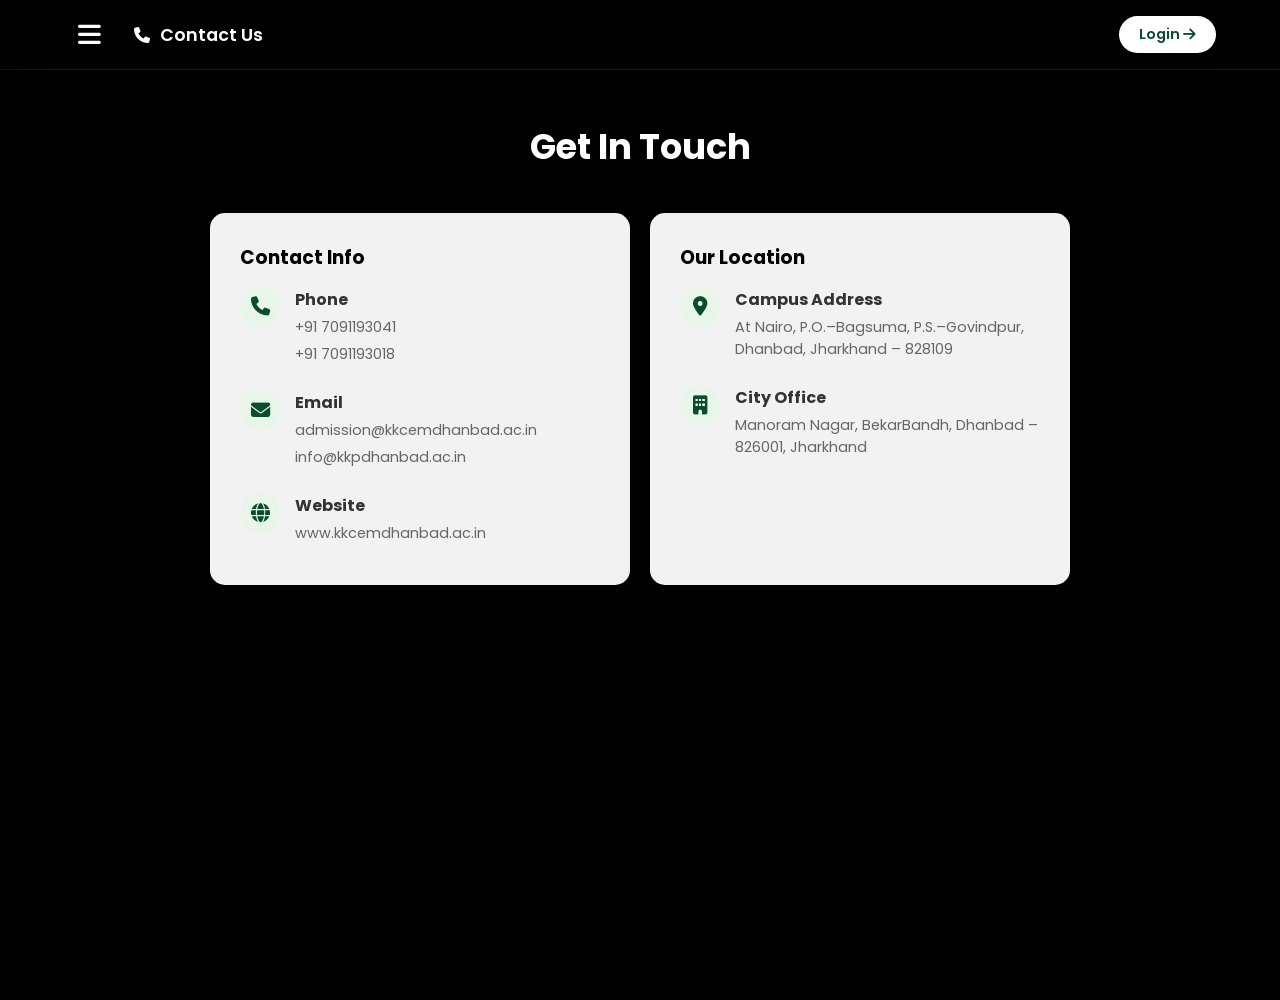
<file: pages/about/contact.html>
<!DOCTYPE html>
<html lang="en">
<head>
    <meta charset="UTF-8">
    <meta name="viewport" content="width=device-width, initial-scale=1.0">
    <title>Contact Us | KKCEM</title>
    <link href="https://fonts.googleapis.com/css2?family=Poppins:wght@300;400;500;600;700&display=swap" rel="stylesheet">
    <link rel="stylesheet" href="https://cdnjs.cloudflare.com/ajax/libs/font-awesome/6.4.0/css/all.min.css"/>
    <link rel="stylesheet" href="../../css/main.css">
    <link rel="stylesheet" href="../../css/navbar.css">
    <style>
        .page_content { max-width: 900px; margin: 100px auto 40px auto; padding: 20px; }
        .page_title { color: white; text-align: center; font-size: 2.2rem; margin-bottom: 40px; text-shadow: 0 4px 10px rgba(0,0,0,0.5); font-weight: 700; }
        .contact_grid { display: grid; grid-template-columns: repeat(auto-fit, minmax(280px, 1fr)); gap: 20px; }
        .contact_card { background: rgba(255, 255, 255, 0.95); padding: 30px; border-radius: 15px; box-shadow: 0 10px 30px rgba(0,0,0,0.2); backdrop-filter: blur(5px); animation: fadeInUp 0.5s ease forwards; display: flex; flex-direction: column; gap: 15px; }
        .contact_item { display: flex; align-items: flex-start; gap: 15px; margin-bottom: 10px; }
        .icon_box { min-width: 40px; height: 40px; background: #e8f5e9; color: var(--primary-green); border-radius: 50%; display: flex; align-items: center; justify-content: center; font-size: 1.2rem; }
        .details h4 { margin: 0; font-size: 1rem; color: #333; }
        .details p, .details a { font-size: 0.9rem; color: #666; margin: 5px 0 0 0; line-height: 1.5; text-decoration: none; display: block; }
        .details a:hover { color: var(--primary-green); text-decoration: underline; }
        .map_container { margin-top: 30px; border-radius: 15px; overflow: hidden; box-shadow: 0 10px 30px rgba(0,0,0,0.3); height: 350px; }
    </style>
</head>
<body>
    <video autoplay loop muted playsinline class="back-video"><source src="../../assets/images/background.mp4" type="video/mp4"></video>
    <div class="video_overlay"></div>

    <header class="top_header">
        <div class="header_left">
            <div class="menu_toggle_btn" onclick="toggleSidebar()"><i class="fa-solid fa-bars"></i></div>
            <div style="display: flex; align-items: center; gap: 10px;"><i class="fa-solid fa-phone" style="color:white;"></i><div class="portal_title">Contact Us</div></div>
        </div>
        <div class="header_right"><a href="../../login.html" class="nav_login_btn">Login <i class="fa-solid fa-arrow-right"></i></a></div>
    </header>

    <div class="sidebar_overlay" id="sidebarOverlay" onclick="closeSidebar()"></div>
    <div class="sidebar" id="sidebar">
        <div class="sidebar_header"><h3>KKCEM Portal</h3><div class="menu_toggle_btn" onclick="closeSidebar()"><i class="fa-solid fa-times"></i></div></div>
        <ul class="menu_list">
            <li><a href="../../index.html"><i class="fa-solid fa-house"></i> Home</a></li>
            <li><a href="#" onclick="toggleSubMenu('aboutSub')"><i class="fa-solid fa-landmark"></i> About <i class="fa-solid fa-chevron-down"></i></a>
                <ul class="sub_menu" id="aboutSub">
                    <li><a href="academics.html">Academics</a></li>
                    <li><a href="admissions.html">Admissions</a></li>
                    <li><a href="placements.html">Placements</a></li>

<li><a href="../../library.html">Library</a></li> 


                </ul>
            </li>
            <li><a href="../../pages/announcements.html"><i class="fa-solid fa-bullhorn"></i> Announcements</a></li>
            <li><a href="contact.html" class="active" style="color:var(--accent-gold);">Contact</a></li>
            <li><a href="https://jutranchi.ac.in/?page_id=1113" target="_blank"><i class="fa-solid fa-university"></i> JUT Notices</a></li>
            <li><a href="../../pages/scholarship.html"><i class="fa-solid fa-hand-holding-dollar"></i> Scholarships</a></li>
            <li><a href="#" onclick="openSettings()"><i class="fa-solid fa-gear"></i> Settings</a></li>
        </ul>
    </div>

    <div class="page_content">
        <h1 class="page_title">Get In Touch</h1>
        <div class="contact_grid">
            <div class="contact_card">
                <h3>Contact Info</h3>
                <div class="contact_item"><div class="icon_box"><i class="fa-solid fa-phone"></i></div><div class="details"><h4>Phone</h4><a href="tel:7091193041">+91 7091193041</a><a href="tel:7091193018">+91 7091193018</a></div></div>
                <div class="contact_item"><div class="icon_box"><i class="fa-solid fa-envelope"></i></div><div class="details"><h4>Email</h4><a href="mailto:admission@kkcemdhanbad.ac.in">admission@kkcemdhanbad.ac.in</a><a href="mailto:info@kkpdhanbad.ac.in">info@kkpdhanbad.ac.in</a></div></div>
                <div class="contact_item"><div class="icon_box"><i class="fa-solid fa-globe"></i></div><div class="details"><h4>Website</h4><a href="https://www.kkcemdhanbad.ac.in" target="_blank">www.kkcemdhanbad.ac.in</a></div></div>
            </div>

            <div class="contact_card">
                <h3>Our Location</h3>
                <div class="contact_item"><div class="icon_box"><i class="fa-solid fa-location-dot"></i></div><div class="details"><h4>Campus Address</h4><p>At Nairo, P.O.–Bagsuma, P.S.–Govindpur, Dhanbad, Jharkhand – 828109</p></div></div>
                <div class="contact_item"><div class="icon_box"><i class="fa-solid fa-building"></i></div><div class="details"><h4>City Office</h4><p>Manoram Nagar, BekarBandh, Dhanbad – 826001, Jharkhand</p></div></div>
            </div>
        </div>

        <div class="map_container">
            <iframe src="https://www.google.com/maps/embed?pb=!1m18!1m12!1m3!1d3650.098048655813!2d86.5186!3d23.815!2m3!1f0!2f0!3f0!3m2!1i1024!2i768!4f13.1!3m3!1m2!1s0x39f6a3a2b2b2b2b2%3A0x2b2b2b2b2b2b2b2b!2sK.K.+College+of+Engineering+and+Management!5e0!3m2!1sen!2sin!4v1620000000000!5m2!1sen!2sin" width="100%" height="100%" style="border:0;" allowfullscreen="" loading="lazy"></iframe>
        </div>
    </div>

    <script src="../../js/navbar.js"></script>
    <script>
        function openSettings() {
            const isLoggedIn = sessionStorage.getItem("isLoggedIn");
            const modal = document.createElement('div');
            modal.style.cssText = "position:fixed; bottom:0; left:0; width:100%; background:white; padding:30px; border-radius:20px 20px 0 0; box-shadow:0 -5px 20px rgba(0,0,0,0.3); z-index:5000; animation: fadeInUp 0.3s forwards;";
            let content = `<h3>Settings</h3><hr style='margin:10px 0; border:0; border-top:1px solid #eee;'><div style='padding:10px 0; display:flex; justify-content:space-between;'><span>Dark Mode</span><span style='color:#aaa;'>Coming Soon</span></div>`;
            if(isLoggedIn) content += `<button onclick="sessionStorage.clear(); window.location.href='../../index.html';" style='width:100%; padding:15px; background:#ffebee; color:#d32f2f; border:none; border-radius:10px; margin-top:15px; font-weight:bold;'>Logout</button>`;
            content += `<button onclick="this.parentElement.remove()" style='margin-top:10px; width:100%; padding:10px; border:none; background:#f5f5f5; border-radius:10px;'>Close</button>`;
            modal.innerHTML = content;
            document.body.appendChild(modal);
        }
    </script>
</body>
</html>
</file>
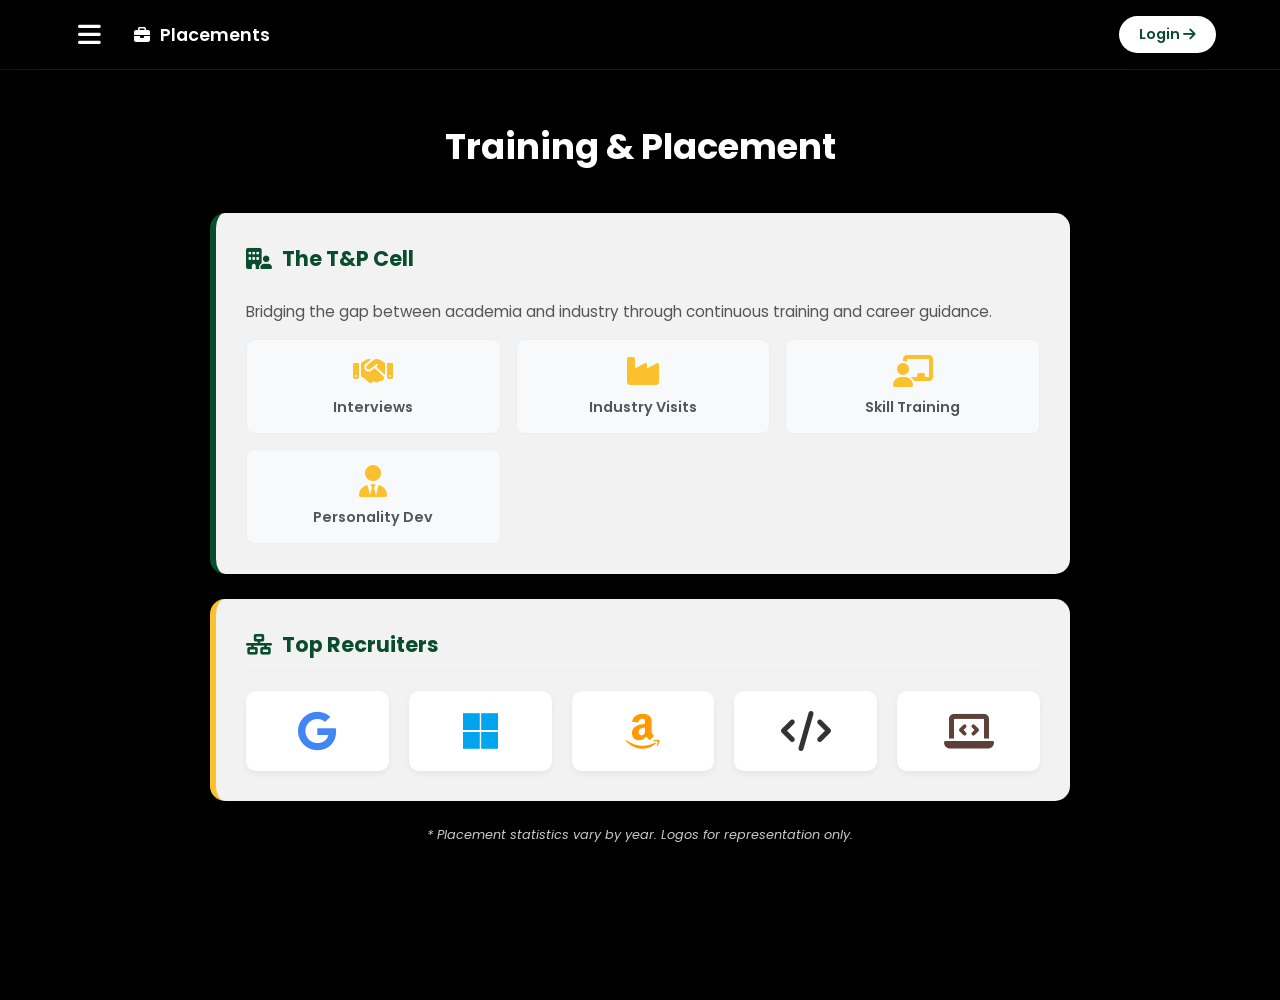
<file: pages/about/placements.html>
<!DOCTYPE html>
<html lang="en">
<head>
    <meta charset="UTF-8">
    <meta name="viewport" content="width=device-width, initial-scale=1.0">
    <title>Placements | KKCEM</title>
    <link href="https://fonts.googleapis.com/css2?family=Poppins:wght@300;400;500;600;700&display=swap" rel="stylesheet">
    <link rel="stylesheet" href="https://cdnjs.cloudflare.com/ajax/libs/font-awesome/6.4.0/css/all.min.css"/>
    <link rel="stylesheet" href="../../css/main.css">
    <link rel="stylesheet" href="../../css/navbar.css">
    <style>
        .page_content { max-width: 900px; margin: 100px auto 40px auto; padding: 20px; }
        .page_title { color: white; text-align: center; font-size: 2.2rem; margin-bottom: 40px; text-shadow: 0 4px 10px rgba(0,0,0,0.5); font-weight: 700; }
        .info_card { background: rgba(255, 255, 255, 0.95); padding: 30px; border-radius: 15px; margin-bottom: 25px; box-shadow: 0 10px 30px rgba(0,0,0,0.2); border-left: 6px solid var(--primary-green); backdrop-filter: blur(5px); animation: fadeInUp 0.5s ease forwards; }
        .info_card h3 { color: var(--primary-green); font-size: 1.3rem; margin-bottom: 15px; border-bottom: 1px solid #eee; padding-bottom: 10px; display: flex; align-items: center; gap: 10px; }
        .activity_grid { display: grid; grid-template-columns: repeat(auto-fit, minmax(200px, 1fr)); gap: 15px; margin-top: 15px; }
        .activity_item { background: #f8f9fa; padding: 15px; border-radius: 8px; text-align: center; border: 1px solid #eee; transition: 0.3s; }
        .activity_item:hover { transform: translateY(-3px); box-shadow: 0 5px 15px rgba(0,0,0,0.1); }
        .activity_item i { font-size: 2rem; color: var(--accent-gold); margin-bottom: 10px; display: block; }
        .activity_item p { font-size: 0.9rem; font-weight: 600; color: #555; margin: 0; }
        .recruiters_grid { display: grid; grid-template-columns: repeat(auto-fit, minmax(120px, 1fr)); gap: 20px; margin-top: 20px; }
        .company_box { background: white; padding: 20px; border-radius: 10px; display: flex; align-items: center; justify-content: center; box-shadow: 0 3px 6px rgba(0,0,0,0.05); transition: 0.3s; }
        .company_box:hover { transform: scale(1.05); }
        .company_box i { font-size: 2.5rem; color: #555; }
        .disclaimer { font-size: 0.8rem; color: #ccc; text-align: center; margin-top: 20px; font-style: italic; }
    </style>
</head>
<body>
    <video autoplay loop muted playsinline class="back-video"><source src="../../assets/images/background.mp4" type="video/mp4"></video>
    <div class="video_overlay"></div>

    <header class="top_header">
        <div class="header_left">
            <div class="menu_toggle_btn" onclick="toggleSidebar()"><i class="fa-solid fa-bars"></i></div>
            <div style="display: flex; align-items: center; gap: 10px;"><i class="fa-solid fa-briefcase" style="color:white;"></i><div class="portal_title">Placements</div></div>
        </div>
        <div class="header_right"><a href="../../login.html" class="nav_login_btn">Login <i class="fa-solid fa-arrow-right"></i></a></div>
    </header>

    <div class="sidebar_overlay" id="sidebarOverlay" onclick="closeSidebar()"></div>
    <div class="sidebar" id="sidebar">
        <div class="sidebar_header"><h3>KKCEM Portal</h3><div class="menu_toggle_btn" onclick="closeSidebar()"><i class="fa-solid fa-times"></i></div></div>
        <ul class="menu_list">
            <li><a href="../../index.html"><i class="fa-solid fa-house"></i> Home</a></li>
            <li><a href="#" onclick="toggleSubMenu('aboutSub')"><i class="fa-solid fa-landmark"></i> About <i class="fa-solid fa-chevron-down"></i></a>
                <ul class="sub_menu show" id="aboutSub">
                    <li><a href="academics.html">Academics</a></li>
                    <li><a href="admissions.html">Admissions</a></li>
                    <li><a href="placements.html" class="active" style="color:var(--accent-gold);">Placements</a></li>

<li><a href="../../library.html">Library</a></li>

 

                </ul>
            </li>
            <li><a href="../../pages/announcements.html"><i class="fa-solid fa-bullhorn"></i> Announcements</a></li>
            <li><a href="contact.html"><i class="fa-solid fa-phone"></i> Contact</a></li>
            <li><a href="https://jutranchi.ac.in/?page_id=1113" target="_blank"><i class="fa-solid fa-university"></i> JUT Notices</a></li>
            <li><a href="../../pages/scholarship.html"><i class="fa-solid fa-hand-holding-dollar"></i> Scholarships</a></li>
            <li><a href="#" onclick="openSettings()"><i class="fa-solid fa-gear"></i> Settings</a></li>
        </ul>
    </div>

    <div class="page_content">
        <h1 class="page_title">Training & Placement</h1>
        <div class="info_card">
            <h3><i class="fa-solid fa-building-user"></i> The T&P Cell</h3>
            <p style="color: #555; line-height: 1.6; font-size: 0.95rem;">Bridging the gap between academia and industry through continuous training and career guidance.</p>
            <div class="activity_grid">
                <div class="activity_item"><i class="fa-solid fa-handshake"></i><p>Interviews</p></div>
                <div class="activity_item"><i class="fa-solid fa-industry"></i><p>Industry Visits</p></div>
                <div class="activity_item"><i class="fa-solid fa-chalkboard-user"></i><p>Skill Training</p></div>
                <div class="activity_item"><i class="fa-solid fa-user-tie"></i><p>Personality Dev</p></div>
            </div>
        </div>
        <div class="info_card" style="border-left-color: var(--accent-gold);">
            <h3><i class="fa-solid fa-network-wired"></i> Top Recruiters</h3>
            <div class="recruiters_grid">
                <div class="company_box"><i class="fa-brands fa-google" style="color: #4285F4;"></i></div>
                <div class="company_box"><i class="fa-brands fa-microsoft" style="color: #00a4ef;"></i></div>
                <div class="company_box"><i class="fa-brands fa-amazon" style="color: #FF9900;"></i></div>
                <div class="company_box"><i class="fa-solid fa-code" style="color: #333;"></i></div>
                <div class="company_box"><i class="fa-solid fa-laptop-code" style="color: #5d4037;"></i></div>
            </div>
        </div>
        <p class="disclaimer">* Placement statistics vary by year. Logos for representation only.</p>
    </div>

    <script src="../../js/navbar.js"></script>
    <script>
        function openSettings() {
            const isLoggedIn = sessionStorage.getItem("isLoggedIn");
            const modal = document.createElement('div');
            modal.style.cssText = "position:fixed; bottom:0; left:0; width:100%; background:white; padding:30px; border-radius:20px 20px 0 0; box-shadow:0 -5px 20px rgba(0,0,0,0.3); z-index:5000; animation: fadeInUp 0.3s forwards;";
            let content = `<h3>Settings</h3><hr style='margin:10px 0; border:0; border-top:1px solid #eee;'><div style='padding:10px 0; display:flex; justify-content:space-between;'><span>Dark Mode</span><span style='color:#aaa;'>Coming Soon</span></div>`;
            if(isLoggedIn) content += `<button onclick="sessionStorage.clear(); window.location.href='../../index.html';" style='width:100%; padding:15px; background:#ffebee; color:#d32f2f; border:none; border-radius:10px; margin-top:15px; font-weight:bold;'>Logout</button>`;
            content += `<button onclick="this.parentElement.remove()" style='margin-top:10px; width:100%; padding:10px; border:none; background:#f5f5f5; border-radius:10px;'>Close</button>`;
            modal.innerHTML = content;
            document.body.appendChild(modal);
        }
    </script>
</body>
</html>
</file>
<file: css/main.css>
/* css/main.css */
:root {
  --primary-green: #0a4d2e;
  --primary-light: #2e7d32;
  --accent-gold: #fbc02d;
  --glass-bg: rgba(255, 255, 255, 0.85);
  --glass-border: rgba(255, 255, 255, 0.5);
  --text-dark: #1f2937;
  --text-light: #6b7280;
  --white: #ffffff;
  --sidebar-width: 280px;
  --shadow-lg: 0 10px 25px -5px rgba(0, 0, 0, 0.1);
}

* { margin: 0; padding: 0; box-sizing: border-box; font-family: "Poppins", sans-serif; }
body { overflow-x: hidden; background: #000; min-height: 100vh; }

/* UTILITY */
.hidden { display: none !important; }
.fade-in-up { animation: fadeInUp 0.6s ease forwards; }

@keyframes fadeInUp {
  from { opacity: 0; transform: translateY(20px); }
  to { opacity: 1; transform: translateY(0); }
}

/* BACKGROUND VIDEO */
.back-video {
  position: fixed; right: 0; bottom: 0;
  min-width: 100%; min-height: 100%;
  z-index: -2; object-fit: cover;
}
.video_overlay {
  position: fixed; top: 0; left: 0; width: 100%; height: 100%;
  background: rgba(0, 0, 0, 0.5);
  z-index: -1; backdrop-filter: blur(2px);
}

/* --- APPEND TO css/main.css --- */

/* HERO CARD (The Center White Box) */
.hero_container {
    height: 100vh;
    display: flex;
    align-items: center;
    justify-content: center;
    padding: 20px;
}

.hero_card {
    background: rgba(255, 255, 255, 0.95); /* Slightly transparent white */
    padding: 40px;
    border-radius: 20px;
    text-align: center;
    max-width: 600px;
    width: 100%;
    box-shadow: 0 15px 40px rgba(0,0,0,0.3);
    backdrop-filter: blur(10px);
    border: 1px solid rgba(255,255,255,0.5);
    animation: scaleIn 0.5s ease forwards;
}

.hero_logo {
    width: 80px;
    margin-bottom: 15px;
}

.hero_card h1 {
    color: var(--primary-green);
    font-size: 1.8rem;
    font-weight: 700;
    margin-bottom: 5px;
}

.tagline {
    font-size: 0.9rem;
    color: #666;
    font-style: italic;
    margin-bottom: 20px;
}

.desc {
    font-size: 0.85rem;
    color: #444;
    line-height: 1.6;
    margin-bottom: 30px;
}

/* 3 SQUARE BUTTONS GRID */
.hero_buttons {
    display: flex;
    justify-content: center;
    gap: 20px;
    flex-wrap: wrap;
}

.h_btn {
    background: white;
    width: 100px;
    height: 100px;
    border-radius: 12px;
    display: flex;
    flex-direction: column;
    align-items: center;
    justify-content: center;
    box-shadow: 0 4px 10px rgba(0,0,0,0.1);
    cursor: pointer;
    transition: 0.3s;
    text-decoration: none;
    color: var(--text-dark);
    border: 1px solid #eee;
}

.h_btn:hover {
    transform: translateY(-5px);
    box-shadow: 0 10px 20px rgba(0,0,0,0.15);
    border-color: var(--primary-green);
}

.h_btn i {
    font-size: 1.5rem;
    color: var(--primary-green);
    margin-bottom: 8px;
}

.h_btn span {
    font-size: 0.8rem;
    font-weight: 600;
}
</file>
<file: css/navbar.css>
/* css/navbar.css - FIXED & FORCED */

/* --- TOP HEADER --- */
.top_header {
  position: fixed; top: 0; left: 0; width: 100%; height: 70px;
  display: flex; justify-content: space-between; align-items: center;
  padding: 0 5%; 
  background: rgba(0, 0, 0, 0.8); /* Darker for visibility */
  backdrop-filter: blur(10px);
  border-bottom: 1px solid rgba(255, 255, 255, 0.1);
  z-index: 2000; /* High priority */
}

.header_left, .header_right { display: flex; align-items: center; gap: 20px; }

/* Hamburger Menu Button */
.menu_toggle_btn {
  font-size: 26px; color: white; cursor: pointer;
  width: 50px; height: 50px; 
  display: flex; align-items: center; justify-content: center;
  border-radius: 50%; 
  z-index: 2001; /* Above header */
}
.menu_toggle_btn:hover { background: rgba(255,255,255,0.2); }

.portal_title { color: white; font-weight: 600; font-size: 1.1rem; }

/* Login Button */
.nav_login_btn {
  background: white; color: var(--primary-green);
  padding: 8px 20px; border-radius: 30px;
  font-weight: 600; text-decoration: none;
  font-size: 0.9rem;
  box-shadow: 0 4px 15px rgba(0,0,0,0.3);
}

/* --- SIDEBAR (The Slide-out Menu) --- */
.sidebar_overlay {
  position: fixed; inset: 0; background: rgba(0,0,0,0.7);
  z-index: 3000; /* SUPER HIGH */
  opacity: 0; visibility: hidden; 
  transition: 0.3s;
}
.sidebar_overlay.active { opacity: 1; visibility: visible; }

.sidebar {
  position: fixed; top: 0; left: 0; height: 100%; width: 280px;
  background: #0a4d2e; 
  box-shadow: 5px 0 25px rgba(0,0,0,0.5);
  z-index: 3001; /* Highest Object */
  transform: translateX(-100%); 
  transition: transform 0.3s cubic-bezier(0.4, 0, 0.2, 1);
  display: flex; flex-direction: column; 
}
.sidebar.open { 
    transform: translateX(0) !important; /* Force open */
}

.sidebar_header {
  height: 80px; display: flex; align-items: center; justify-content: space-between;
  padding: 0 20px; border-bottom: 1px solid rgba(255,255,255,0.1); color: white;
}

.menu_list { list-style: none; padding: 20px 0; }
.menu_list li a {
  display: flex; align-items: center; gap: 15px;
  padding: 15px 25px; color: rgba(255,255,255,0.9);
  text-decoration: none; font-size: 1rem;
  border-left: 4px solid transparent;
}
.menu_list li a:hover {
  background: rgba(255,255,255,0.1);
  color: white; border-left-color: #fbc02d;
}

/* Add to navbar.css */
.sub_menu {
  list-style: none;
  padding-left: 20px;
  max-height: 0;
  overflow: hidden;
  transition: max-height 0.3s ease;
}

.sub_menu.show {
  max-height: 500px;
}

.sub_menu li a {
  padding: 12px 25px;
  font-size: 0.9rem;
}

.menu_list li a.active {
  background: rgba(255,255,255,0.1);
  border-left-color: var(--accent-gold);
  color: var(--accent-gold);
}
</file>
<file: css/login.css>
/* css/login.css */

/* Center everything on the login page */
body {
    display: flex;
    justify-content: center;
    align-items: center;
    height: 100vh;
}

.login_card {
    background: white;
    padding: 40px;
    border-radius: 20px;
    width: 90%;
    max-width: 400px;
    box-shadow: 0 20px 50px rgba(0,0,0,0.3);
    border: 2px solid var(--primary-green);
    position: relative;
    animation: scaleIn 0.3s ease forwards;
}

@keyframes scaleIn {
    from { transform: scale(0.9); opacity: 0; }
    to { transform: scale(1); opacity: 1; }
}

/* Header */
.login_header { text-align: center; margin-bottom: 25px; }
.login_header h2 { color: var(--text-dark); margin-bottom: 5px; }
.login_header p { color: var(--text-light); font-size: 0.9rem; }

/* Tabs */
.login_tabs {
    display: flex;
    background: #f3f4f6;
    border-radius: 10px;
    padding: 4px;
    margin-bottom: 25px;
}

.tab_btn {
    flex: 1;
    border: none;
    background: transparent;
    padding: 10px;
    cursor: pointer;
    font-weight: 600;
    color: #666;
    border-radius: 8px;
    transition: 0.3s;
}

.tab_btn.active {
    background: white;
    color: var(--primary-green);
    box-shadow: 0 2px 8px rgba(0,0,0,0.05);
}

/* Form */
.form_group { margin-bottom: 20px; position: relative; }
.form_group i { position: absolute; left: 18px; top: 50%; transform: translateY(-50%); color: #9ca3af; }

.form_group input {
    width: 100%;
    padding: 14px 14px 14px 45px;
    border: 1px solid #e5e7eb;
    border-radius: 10px;
    outline: none;
    transition: 0.3s;
    font-size: 0.95rem;
}

.form_group input:focus {
    border-color: var(--primary-green);
    box-shadow: 0 0 0 3px rgba(10, 77, 46, 0.1);
}

/* Password Eye */
#togglePassword {
    left: auto;
    right: 15px;
    cursor: pointer;
}

/* Button */
.submit_btn {
    width: 100%;
    padding: 14px;
    background: var(--primary-green);
    color: white;
    border: none;
    border-radius: 10px;
    font-weight: 600;
    font-size: 1rem;
    cursor: pointer;
    transition: 0.3s;
    display: flex;
    justify-content: center;
    align-items: center;
    gap: 10px;
}

.submit_btn:hover {
    background: var(--primary-light);
    transform: translateY(-1px);
}

/* Admin Link */
.admin_link_wrapper {
    margin-top: 20px;
    text-align: center;
    border-top: 1px solid #eee;
    padding-top: 15px;
}

.admin_link_text {
    font-size: 0.85rem;
    color: #888;
    text-decoration: none;
    transition: 0.3s;
}

.admin_link_text:hover {
    color: var(--primary-green);
    text-decoration: underline;
}

/* Back to Home Link */
.back_home {
    position: absolute;
    top: 20px;
    left: 20px;
    color: white;
    text-decoration: none;
    font-weight: 600;
    z-index: 10;
    background: rgba(0,0,0,0.5);
    padding: 8px 15px;
    border-radius: 20px;
    font-size: 0.9rem;
}
</file>
